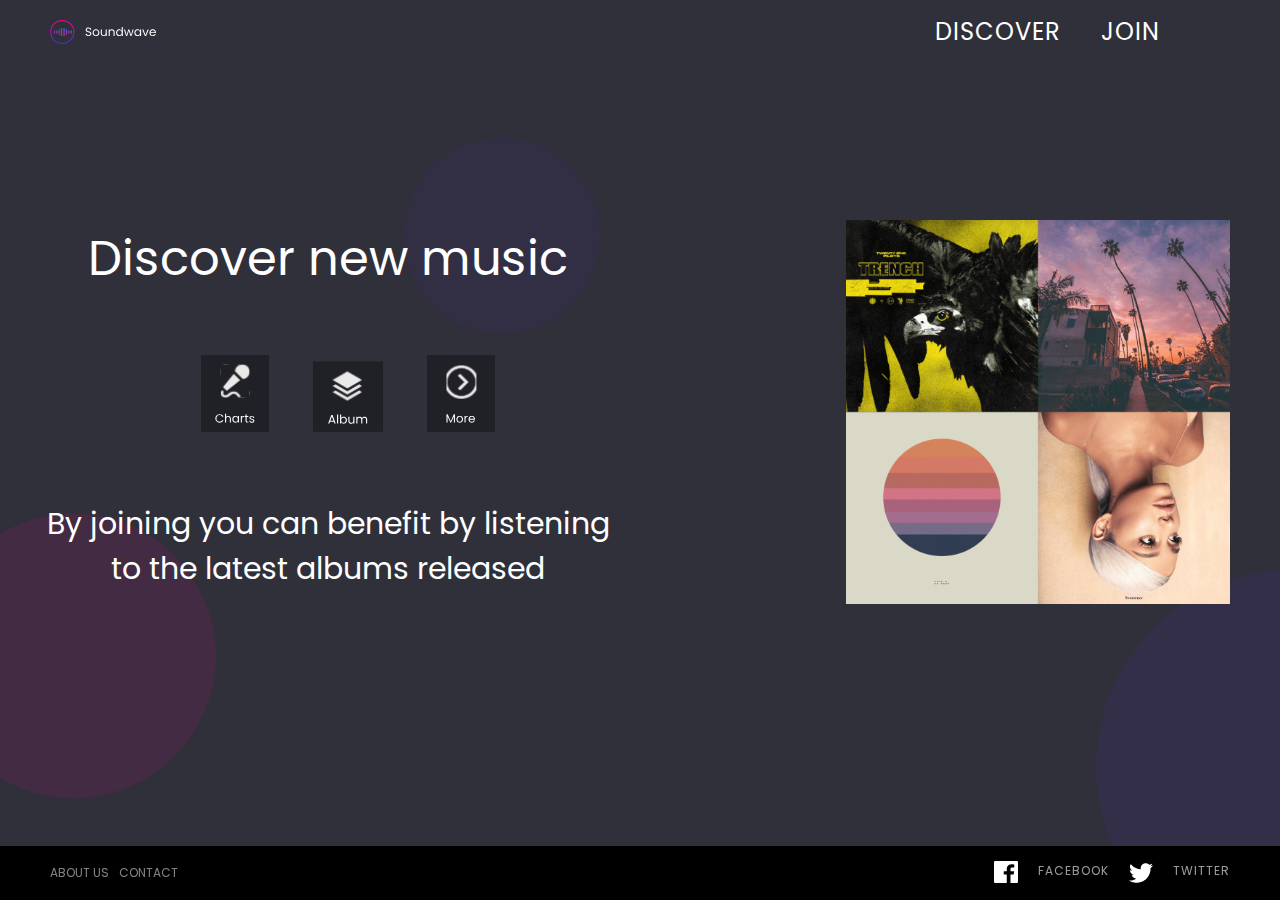
<file: about.html>
<!DOCTYPE html>
<html lang="en">

<head>
    <meta charset="UTF-8">
    <meta http-equiv="X-UA-Compatible" content="IE=edge">
    <meta name="viewport" content="width=device-width, initial-scale=1.0">
    <title>Spotify</title>
    <link href="style.css" rel="stylesheet" type="text/css" />
</head>

<body class="body-3">
    <div data-collapse="none" data-animation="default" data-duration="400" data-easing="ease" data-easing2="ease"
        role="banner" class="navigation w-nav">
        <div class="nav_wrap"><a href="/" class="logo_img w-nav-brand"><img src="logo.svg" width="108" alt=""
                    class="logo-image" /></a>
            <div class="menu">
                <nav role="navigation" class="nav_items w-nav-menu"><a href="about.html"
                        class="navigation-item w-nav-link">Discover</a><a href="join.html"
                        class="navigation-item w-nav-link">Join</a></nav>
            </div>
        </div>
    </div>

    <div class="section cc-store-home-wrap">
        <div class="intro_header disc-sec">
            <div class="intro_content cc-homepage discover">
                <div class="introtext disc-text">
                    <div class="heading-jumbo-copy heading-discover">Discover new music</div>
                    <div class="disc-img-cont">
                        <div class="disc-img-logo"><img src="Charts.svg" loading="lazy" width="68" alt="" /></div>
                        <div class="disc-img-logo"><img src="Album.svg" loading="lazy" width="70" alt="" /></div>
                        <div class="disc-img-logo"><img src="More.svg" loading="lazy" width="68" alt="" /></div>
                    </div>
                    <div class="paragraph-bigger cc-bigger-white-light black">By joining you can benefit by listening to
                        the latest albums released<br /></div>
                </div>
            </div>
            <div class="disc-img"><img src="image 1-min.png" loading="lazy"
                    sizes="(max-width: 479px) 100vw, (max-width: 767px) 94vw, (max-width: 991px) 69vw, 30vw" width="529"
                    alt="" class="image" /></div>
        </div>
    </div>
    <div class="footer foot wf-section">
        <div class="footer-container">
            <div class="foot-links"><a href="about.html" target="_blank" class="footlink w-inline-block">
                    <div class="paragraph-tiny-2">ABOUT US</div>
                </a><a href="join.html" target="_blank" class="footlink w-inline-block">
                    <div class="paragraph-tiny-2">Contact</div>
                </a></div>
            <div class="social-link">
                <div class="link-div">
                    <div class="social-icon"><img src="fb.svg" loading="lazy" alt="" /></div><a href="" target="_blank"
                        class="social-name">Facebook</a>
                </div>
                <div class="link-div">
                    <div class="social-icon"><img src="twitter.svg" loading="lazy" alt="" /></div><a href=""
                        target="_blank" class="social-name">Twitter</a>
                </div>
            </div>
        </div>
    </div>
</body>

</html>
</file>
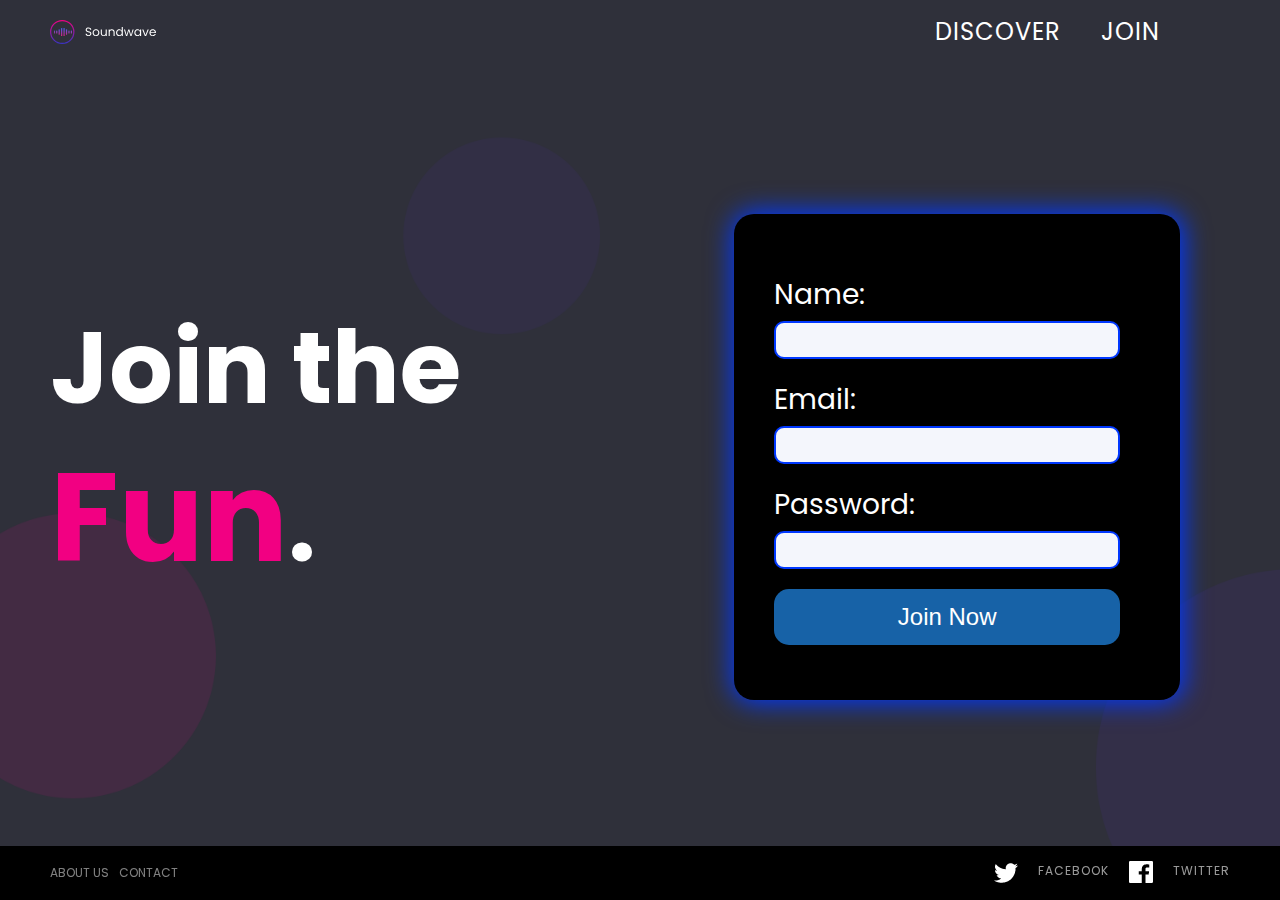
<file: join.html>
<!DOCTYPE html>
<html lang="en">
<head>
    <meta charset="UTF-8" />
    <meta http-equiv="X-UA-Compatible" content="IE=edge" />
    <meta name="viewport" content="width=device-width, initial-scale=1.0" />
    <title>Spotify</title>
    <link href="style.css" rel="stylesheet" type="text/css" />

</head>
<body class="body-3">
    <div data-collapse="none" data-animation="default" data-duration="400" data-easing="ease" data-easing2="ease"
        role="banner" class="navigation w-nav">
        <div class="nav_wrap">
            <a href="/" class="logo_img w-nav-brand"><img src="logo.svg" width="108" alt="" class="logo-image" /></a>
            <div class="menu">
                <nav role="navigation" class="nav_items w-nav-menu">
                    <a href="about.html" class="navigation-item w-nav-link">Discover</a>
                    <a href="join.html" class="navigation-item w-nav-link">Join</a>
                </nav>
            </div>
        </div>
    </div>
    <div class="join-header">
        <div class="join-heading">
            <h1 class="heading join-heading">Join the<span style="color: #F20082;display: inline-block;font-size: 125px;font-weight: 700;font-family: 'Poppins',sans-serif;"> Fun</span>.</h1>
        </div>
        <div class="join_form_wrapper">
            <div id="form_container" class="form_container">
                <div id="formblock" class="form_block w-form">
                    <form id="email-form" name="email-form" data-name="Email Form" method="get" class="form-cf1">
                        <label for="name" class="field_label">Name:</label><input type="text" class="text_field w-input"
                            maxlength="256" name="name" data-name="Name" placeholder="" id="name" required="true" />

                        <label for="Email-3" class="field_label">Email:</label>
                        <input type="email" class="text_field w-input" maxlength="256" name="email" data-name="Email"
                            placeholder="" id="email" required="true" />
                        <label for="Password" class="field_label">Password:</label>

                        <input type="password" class="text_field w-input" name="password" data-name="Name"
                            placeholder="" value="" id="pass1" required="true" />
                        <input type="submit" value="Join Now" id="register" onclick='validatepassword()'
                            data-wait="Please wait..." class="submitbtn w-button" />
                    </form>

                </div>
            </div>
        </div>
    </div>
    <div class="footer foot wf-section">
        <div class="footer-container">
            <div class="foot-links">
                <a href="about.html" target="_blank" class="footlink w-inline-block">
                    <div class="paragraph-tiny-2">ABOUT US</div>
                </a><a href="join.html" target="_blank" class="footlink w-inline-block">
                    <div class="paragraph-tiny-2">Contact</div>
                </a>
            </div>
            <div class="social-link">
                <div class="link-div">
                    <div class="social-icon">
                        <img src="twitter.svg" loading="lazy" alt="" />
                    </div>
                    <a href="/" target="_blank" class="social-name">Facebook</a>
                </div>
                <div class="link-div">
                    <div class="social-icon">
                        <img src="fb.svg"
                            loading="lazy" alt="" />
                    </div>
                    <a href="/" target="_blank" class="social-name">Twitter</a>
                </div>
            </div>
        </div>
    </div>

</body>
<script>
    function validatepassword() {
        var password = document.getElementById("pass1").value;
        var re = /^(?=.*\d)(?=.*[!@#$%^&*])(?=.*[a-z])(?=.*[A-Z]).{8,}$/;

        if (re.test(password) == false) {
            ;
            alert("Password must be a minimum of 8 characters including number, Upper, Lower And one special character");
        }
        else {
            alert("Form Submitted Successfully");


        }
    }


</script>

</html>
</file>
<file: style.css>
@import url("https://fonts.googleapis.com/css2?family=Poppins:wght@400;700&display=swap");
* {
  box-sizing: border-box;
}
html {
  height: 100%;
}
body {
  margin: 0;
  min-height: 100%;
  background-color: #fff;
  font-family: Arial, sans-serif;
  font-size: 14px;
  line-height: 20px;
  color: #333;
}
img {
  max-width: 100%;
  vertical-align: middle;
  display: inline-block;
}
html.w-mod-touch * {
  background-attachment: scroll !important;
}
.w-block {
  display: block;
}
.w-inline-block {
  max-width: 100%;
  display: inline-block;
}
.w-hidden {
  display: none;
}
.w-button {
  display: inline-block;
  padding: 9px 15px;
  background-color: #3898ec;
  color: white;
  border: 0;
  line-height: inherit;
  text-decoration: none;
  cursor: pointer;
  border-radius: 0;
}
input.w-button {
  -webkit-appearance: button;
}
html[data-w-dynpage] [data-w-cloak] {
  color: transparent !important;
}

.w-list-unstyled {
  padding-left: 0;
  list-style: none;
}

fieldset {
  padding: 0;
  margin: 0;
  border: 0;
}
button,
html input[type="button"],
input[type="reset"] {
  border: 0;
  cursor: pointer;
  -webkit-appearance: button;
}
.w-form {
  margin: 0 0 15px;
}
.w-form-done {
  display: block;
  padding: 20px;
  text-align: center;
  background-color: #dddddd;
}
.w-form-fail {
  display: none;
  margin-top: 10px;
  padding: 10px;
  background-color: #ffdede;
}
label {
  display: block;
  margin-bottom: 5px;
  font-weight: bold;
}
.w-input,
.w-select {
  display: block;
  width: 100%;
  height: 38px;
  padding: 8px 12px;
  margin-bottom: 10px;
  font-size: 14px;
  line-height: 1.42857143;
  color: #333333;
  vertical-align: middle;
  background-color: #ffffff;
  border: 1px solid #cccccc;
}
.w-input:-moz-placeholder,
.w-select:-moz-placeholder {
  color: #999;
}
.w-input::-moz-placeholder,
.w-select::-moz-placeholder {
  color: #999;
  opacity: 1;
}
.w-input:-ms-input-placeholder,
.w-select:-ms-input-placeholder {
  color: #999;
}
.w-input::-webkit-input-placeholder,
.w-select::-webkit-input-placeholder {
  color: #999;
}
.w-input:focus,
.w-select:focus {
  border-color: #3898ec;
  outline: 0;
}
.w-input[disabled],
.w-select[disabled],
.w-input[readonly],
.w-select[readonly],
fieldset[disabled] .w-input,
fieldset[disabled] .w-select {
  cursor: not-allowed;
  background-color: #eeeeee;
}
textarea.w-input,
textarea.w-select {
  height: auto;
}
.w-select {
  background-color: #f3f3f3;
}
.w-select[multiple] {
  height: auto;
}
.w-form-label {
  display: inline-block;
  cursor: pointer;
  font-weight: normal;
  margin-bottom: 0;
}
.w-nav {
  position: relative;
  background: #dddddd;
  z-index: 1000;
}
.w-nav:before,
.w-nav:after {
  content: " ";
  display: table;
  grid-column-start: 1;
  grid-row-start: 1;
  grid-column-end: 2;
  grid-row-end: 2;
}
.w-nav:after {
  clear: both;
}
.w-nav-brand {
  position: relative;
  float: left;
  text-decoration: none;
  color: #333333;
}
.w-nav-link {
  position: relative;
  display: inline-block;
  vertical-align: top;
  text-decoration: none;
  color: #222222;
  padding: 20px;
  text-align: left;
  margin-left: auto;
  margin-right: auto;
}
.w-nav-link.w--current {
  color: #0082f3;
}
.w-nav-menu {
  position: relative;
  float: right;
}
[data-nav-menu-open] {
  display: block !important;
  position: absolute;
  top: 100%;
  left: 0;
  right: 0;
  background: #c8c8c8;
  text-align: center;
  overflow: visible;
  min-width: 200px;
}
.w--nav-link-open {
  display: block;
  position: relative;
}
.w-nav-overlay {
  position: absolute;
  overflow: hidden;
  display: none;
  top: 100%;
  left: 0;
  right: 0;
  width: 100%;
}
.w-nav-overlay [data-nav-menu-open] {
  top: 0;
}
.w-nav[data-animation="over-left"] .w-nav-overlay {
  width: auto;
}
.w-nav[data-animation="over-left"] .w-nav-overlay,
.w-nav[data-animation="over-left"] [data-nav-menu-open] {
  right: auto;
  z-index: 1;
  top: 0;
}
.w-nav[data-animation="over-right"] .w-nav-overlay {
  width: auto;
}
.w-nav[data-animation="over-right"] .w-nav-overlay,
.w-nav[data-animation="over-right"] [data-nav-menu-open] {
  left: auto;
  z-index: 1;
  top: 0;
}
.w-nav-button {
  position: relative;
  float: right;
  padding: 18px;
  font-size: 24px;
  display: none;
  cursor: pointer;
  -webkit-tap-highlight-color: rgba(0, 0, 0, 0);
  tap-highlight-color: rgba(0, 0, 0, 0);
  -webkit-user-select: none;
  -moz-user-select: none;
  -ms-user-select: none;
  user-select: none;
}
.w-nav-button:focus {
  outline: 0;
}
.w-nav-button.w--open {
  background-color: #c8c8c8;
  color: white;
}
.w-nav[data-collapse="all"] .w-nav-menu {
  display: none;
}
.w-nav[data-collapse="all"] .w-nav-button {
  display: block;
}
.w--nav-dropdown-open {
  display: block;
}
.w--nav-dropdown-toggle-open {
  display: block;
}
.w--nav-dropdown-list-open {
  position: static;
}
@media screen and (max-width: 991px) {
  .w-nav[data-collapse="medium"] .w-nav-menu {
    display: none;
  }
  .w-nav[data-collapse="medium"] .w-nav-button {
    display: block;
  }
}
@media screen and (max-width: 767px) {
  .w-nav[data-collapse="small"] .w-nav-menu {
    display: none;
  }
  .w-nav[data-collapse="small"] .w-nav-button {
    display: block;
  }
  .w-nav-brand {
    padding-left: 10px;
  }
}
@media screen and (max-width: 479px) {
  .w-nav[data-collapse="tiny"] .w-nav-menu {
    display: none;
  }
  .w-nav[data-collapse="tiny"] .w-nav-button {
    display: block;
  }
}

body {
  background-image: url("bg.png");
  background-position: 50% 50%;
  background-size: cover;
  background-repeat: no-repeat;
  font-family: "Poppins", sans-serif;
  color: #1a1b1f;
  font-size: 16px;
  line-height: 28px;
  font-weight: 400;
}

p {
  margin-bottom: 10px;
}

a {
  display: block;

  transition: opacity 200ms ease;
  color: #1a1b1f;
  text-decoration: underline;
}

li {
  margin-bottom: 10px;
}

img {
  display: block;
}

.section {
  margin-right: 30px;
  margin-left: 30px;
}

.section.cc-store-home-wrap {
  overflow: visible;
  height: 70vh;
  margin-top: 0px;
  padding-bottom: 0px;
}

.section.cc-store-home-wrap.mainse {
  overflow: visible;
  height: auto;
  margin-top: 0px;
  padding-bottom: 0px;
}

.section.footer {
  margin-right: 0px;
  margin-bottom: 0px;
  margin-left: 0px;
  background-color: #000;
  font-family: "Poppins", sans-serif;
}

.paragraph-tiny {
  font-size: 12px;
  line-height: 20px;
}

.paragraph-bigger {
  margin-bottom: 10px;
  opacity: 1;
  font-size: 20px;
  line-height: 34px;
  font-weight: 400;
}

.paragraph-bigger.cc-bigger-white-light {
  font-family: "Poppins", sans-serif;
  color: #fff;
  font-size: 36px;
  line-height: 54px;
}

.paragraph-bigger.cc-bigger-white-light.black {
  font-family: "Poppins", sans-serif;
  color: #fff;
  font-size: 30px;
  line-height: 45px;
  font-weight: 400;
}

.button {
  padding: 12px 25px;
  border-radius: 0px;
  background-color: #1a1b1f;
  transition: background-color 400ms ease, opacity 400ms ease, color 400ms ease;
  color: #fff;
  font-size: 12px;
  line-height: 20px;
  letter-spacing: 2px;
  text-decoration: none;
  text-transform: uppercase;
}

.button:hover {
  background-color: #32343a;
  color: #fff;
}

.button:active {
  background-color: #43464d;
}

.button.cc-jumbo-button {
  padding: 16px 35px;
  font-size: 14px;
  line-height: 26px;
}

.button.cc-jumbo-button.cc-jumbo-white {
  max-width: 223px;
  border-radius: 10px;
  background-color: #1762a7;
  color: #000;
}

.button.cc-jumbo-button.cc-jumbo-white:hover {
  background-color: #1762a7;
}

.button.cc-jumbo-button.cc-jumbo-white:active {
  background-color: #e1e1e1;
}

.button.cc-contact-us {
  position: relative;
  z-index: 5;
}

.button.cc-white-button {
  padding: 16px 35px;
  background-color: #fff;
  color: #202020;
  font-size: 14px;
  line-height: 26px;
}

.button.cc-white-button:hover {
  background-color: hsla(0, 0%, 100%, 0.8);
}

.button.cc-white-button:active {
  background-color: hsla(0, 0%, 100%, 0.9);
}

.label {
  margin-bottom: 10px;
  font-size: 12px;
  line-height: 20px;
  font-weight: 500;
  letter-spacing: 1px;
  text-transform: uppercase;
}

.heading-jumbo {
  margin-top: 10px;
  margin-bottom: 10px;
  font-family: "Poppins", sans-serif;
  font-size: 72px;
  line-height: 108px;
  text-transform: none;
}

.heading-jumbo-small {
  margin-top: 10px;
  margin-bottom: 15px;
  font-size: 36px;
  line-height: 50px;
  font-weight: 400;
  text-transform: none;
}

.logo_img {
  z-index: 1;
}

.menu {
  position: absolute;
  left: 0%;
  top: 0%;
  right: 0%;
  bottom: 0%;
  z-index: 0;

  display: flex;

  justify-content: flex-end;

  align-items: center;
}

.nav_wrap {
  position: relative;

  display: flex;

  justify-content: space-between;

  align-items: center;
  flex: 1;
}

.navigation {
  display: flex;
  padding: 20px 100px 20px 50px;

  justify-content: space-around;

  align-items: center;
  background-color: transparent;
  color: #fff;
  font-size: 24px;
  line-height: 36px;
}

.navigation:hover {
  color: #fff;
}

.navigation-item {
  padding-top: 9px;
  padding-bottom: 9px;
  opacity: 1;
  color: #fff;
  font-size: 24px;
  line-height: 36px;
  font-weight: 400;
  letter-spacing: 1px;
  text-transform: uppercase;
}

.navigation-item.w--current {
  opacity: 1;
  color: #fff;
  font-weight: 600;
}

.logo-image {
  display: block;
}

.nav_items {
  display: flex;

  justify-content: space-around;

  align-items: flex-end;

  flex: 0 0 auto;
}

.footer-wrap {
  display: flex;
  margin-top: 10px;
  padding-top: 70px;
  padding-bottom: 70px;

  justify-content: center;

  align-items: center;
}

.intro_header {
  display: flex;
  margin-bottom: 0px;
  padding-top: 40px;
  padding-bottom: 0px;

  justify-content: space-around;

  align-items: center;
  color: #fff;
}

.intro_header.disc-sec {
  margin-top: 0px;
  margin-bottom: 10px;
  padding-top: 0px;
  height: 80vh;
  justify-content: space-between;

  align-items: center;
}

.intro_header.main {
  height: 100vh;
  margin-right: 140px;

  align-items: center;
}

.intro_content {
  width: 70%;
  max-width: 1140px;
  margin-bottom: 20px;
  text-align: center;
}

.intro_content.cc-homepage {
  margin-top: 0px;
  margin-right: 0px;
  margin-bottom: 0px;
}

.intro_content.cc-homepage.discover {
  width: 100%;
  margin-right: 220px;
}

.status-message {
  padding: 9px 30px;
  background-color: #202020;
  color: #fff;
  font-size: 14px;
  line-height: 26px;
  text-align: center;
}

.status-message.cc-error-message {
  background-color: #db4b68;
}

.text-field {
  margin-bottom: 18px;
  padding: 21px 20px;
  border: 1px solid #e4e4e4;
  border-radius: 0px;
  transition: border-color 400ms ease;
  font-size: 14px;
  line-height: 26px;
}

.text-field:hover {
  border-color: #e3e6eb;
}

.text-field:active {
  border-color: #43464d;
}

.text-field:focus {
  border-color: #43464d;
}

.text-field::placeholder {
  color: rgba(50, 52, 58, 0.4);
}

.introtext {
  margin-right: auto;
  margin-bottom: 35px;
  margin-left: auto;
}

.introtext.disc-text {
  margin-right: 0px;
  margin-left: 0px;
}

.joinbtn-text {
  color: #fff;
}

.joinbtn-text:hover {
  background-color: #1762a7;
}

.body {
  overflow: hidden;
  height: auto;
  background-color: transparent;
  background-image: url("bg.png");
  background-position: 50% 50%;
  background-size: cover;
  background-repeat: no-repeat;
  background-attachment: scroll;
}

.mainimg-cont {
  overflow: hidden;
  margin-top: 0px;
  margin-bottom: 0px;
}

.image {
  overflow: hidden;
  margin-right: 0px;
  padding-top: 0px;
  padding-bottom: 0px;
}

.disc-img-logo {
  display: inline-block;
  margin-left: 40px;
}

.disc-img-cont {
  display: block;
  margin-bottom: 60px;
}

.disc-img {
  overflow: hidden;
  min-width: 30vw;
  margin-top: -25px;
  margin-right: 20px;
}

.body-2 {
  overflow: hidden;
  margin-bottom: 0px;
  background-image: url("bg.png");
  background-position: 50% 50%;
  background-size: 1920px;
  background-repeat: no-repeat;
}

.div-block-3 {
  display: flex;

  justify-content: space-around;
}

.div-block-4 {
  display: flex;

  justify-content: space-between;
}

.text-block-2 {
  margin-right: 20px;
  color: #fff;
}

.div-block-5 {
  display: flex;

  justify-content: space-around;
}

.text-block-3 {
  margin-right: 20px;
  color: #fff;
}

.text-block-4 {
  color: #fff;
}

.text-block-5 {
  color: #fff;
}

.footer-container {
  display: flex;
  overflow: hidden;
  margin-top: 0px;
  margin-bottom: 0px;
  padding: 15px 50px;

  justify-content: space-between;

  flex-wrap: nowrap;

  align-items: stretch;
  background-color: #000;
}

.footlink {
  display: flex;

  align-items: center;
  opacity: 0.5;
  transition: opacity 400ms ease;
  color: #fff;
  text-decoration: none;
  text-transform: uppercase;
}

.footlink:hover {
  opacity: 1;
}

.footlink:active {
  opacity: 0.8;
}

.paragraph-tiny-2 {
  padding-right: 10px;
  color: #fff;
  font-size: 12px;
  line-height: 20px;
}

.social-link {
  display: flex;
  margin-right: -20px;

  align-items: stretch;
}

.social-name {
  margin-right: 20px;
  margin-left: 20px;
  opacity: 0.6;
  color: #fff;
  font-size: 12px;
  line-height: 20px;
  letter-spacing: 1px;
  text-decoration: none;
  text-transform: uppercase;
}

.social-name:hover {
  opacity: 0.9;
  color: #fff;
}

.social-name:active {
  opacity: 0.8;
}

.foot-links {
  display: flex;
}

.footer {
  position: fixed;
  left: 0%;
  top: auto;
  right: 0%;
  bottom: 0%;
  margin-top: 0vh;
}

.footer.foot {
  position: absolute;
}

.error_msg {
  margin-top: 20px;
  margin-right: auto;
  margin-left: auto;
}

.field_label {
  margin-top: 20px;
  color: #fff;
  font-size: 28px;
  line-height: 42px;
  font-weight: 400;
}

.submitbtn {
  display: block;
  width: 27vw;
  margin-top: 20px;
  margin-right: auto;
  margin-left: auto;
  padding: 10px 0px;
  border-radius: 15px;
  background-color: #1762a7;
  font-size: 24px;
  line-height: 36px;
  font-weight: 400;
  text-align: center;
}

.submitbtn:hover {
  background-color: #1762a7;
}

.success_msg {
  margin-top: 40px;
  margin-bottom: 40px;
  padding-left: 20px;
  background-color: rgba(91, 90, 198, 0.07);
  color: #5b5ac6;
  font-size: 16px;
  font-weight: 700;
  text-align: center;
}

.text_field {
  border: 2px solid #0038ff;
  border-radius: 10px;
  background-color: #f4f6fc;
  font-size: 16px;
  text-align: left;
}

.text_field.big {
  height: 100px;
}

.join_form_wrapper {
  display: inline-block;
  width: 35vw;
  margin: 20px 100px 0px;
  padding-top: 40px;
  padding-bottom: 40px;

  align-items: center;
  border-radius: 20px;
  background-color: #000;
  box-shadow: 1px 0 26px 3px #0038ff;
  color: #000;
}

.form-cf1 {
  margin-top: 20px;
}

.join-header {
  display: flex;
  height: 85vh;

  justify-content: space-around;

  align-items: center;
}

.heading {
  display: inline-block;
  color: #fff;
  font-size: 100px;
  line-height: 150px;
  font-weight: 700;
}

.heading.join-heading {
  display: inline-block;
  margin-top: 0px;
  margin-bottom: 0px;
  margin-left: 50px;
}

.join-heading {
  display: inline-block;

  justify-content: flex-start;

  align-items: flex-end;
}

.form_container {
  padding-right: 60px;
  padding-left: 40px;
}

.link-div {
  display: flex;
}

.heading-jumbo-copy {
  margin-top: 10px;
  margin-bottom: 10px;
  font-family: "Poppins", sans-serif;
  font-size: 72px;
  line-height: 108px;
  text-transform: none;
}

.heading-jumbo-copy.heading-discover {
  margin-top: 0px;
  margin-bottom: 60px;
  font-family: "Poppins", sans-serif;
  color: #fff;
  font-size: 48px;
  line-height: 72px;
  font-weight: 400;
}

@media screen and (max-width: 991px) {
  .section.cc-store-home-wrap {
    height: auto;
    margin-right: 10px;
    margin-left: 10px;
  }

  .section.cc-store-home-wrap.mainse {
    overflow: visible;
    margin-right: 20px;
    margin-left: 20px;
  }

  .paragraph-bigger.cc-bigger-white-light {
    font-size: 31px;
    line-height: 42px;
  }

  .paragraph-bigger.cc-bigger-white-light.black {
    margin-bottom: 0px;
    font-size: 26px;
    line-height: 44px;
  }

  .button {
    justify-content: center;
  }

  .button.cc-contact-us {
    display: none;
  }

  .heading-jumbo {
    font-size: 45px;
    line-height: 63px;
  }

  .logo_img.w--current {
    flex: 1;
  }

  .menu-icon {
    display: block;
  }

  .menu {
    position: static;
    margin-left: 30px;
  }

  .nav_wrap {
    background-color: transparent;
  }

  .navigation {
    padding: 25px 30px;
  }

  .navigation-item {
    padding: 15px 30px;
    background-color: transparent;
    transition: background-color 400ms ease, opacity 400ms ease,
      color 400ms ease;
    text-align: center;
  }

  .navigation-item:hover {
    background-color: transparent;
    color: #fff;
  }

  .navigation-item:active {
    background-color: #eef0f3;
  }

  .menu-button {
    padding: 0px;
  }

  .menu-button.w--open {
    background-color: transparent;
  }

  .nav_items {
    background-color: transparent;
    color: transparent;
  }

  .intro_header.disc-sec {
    height: 100vh;
    margin-top: 0px;
    margin-bottom: 0px;
    padding-top: 0px;
    justify-content: flex-start;
    align-items: center;
  }

  .intro_header.main {
    height: 100vh;
    margin-right: 0px;
    padding-top: 60px;
    align-items: center;
  }

  .intro_content.cc-homepage.discover {
    margin-bottom: 0px;
  }

  .blog-detail-header-wrap {
    width: 70%;
  }

  .detail-header-image {
    height: 460px;
  }

  .introtext {
    width: auto;
  }

  .introtext.disc-text {
    width: 50vw;
    margin-bottom: 0px;
  }

  .body {
    display: block;
    height: 100vh;
    background-position: 50% 50%;
    background-size: cover;
  }

  .mainimg-cont {
    overflow: visible;
  }

  .image {
    overflow: visible;
  }

  .disc-img-cont {
    display: block;
    margin-bottom: 20px;
  }

  .disc-img {
    min-width: 30vh;
    margin-right: 15px;
    margin-left: -270px;
  }

  .body-2 {
    overflow: hidden;
    background-size: 1920px;
  }

  .footer-container {
    margin-top: -30px;
  }

  .social-link {
    align-items: center;
  }

  .footer.foot {
    position: relative;
    left: 0%;
    top: auto;
    right: 0%;
    bottom: 0%;
    margin-top: 0vh;
  }

  .field_label {
    margin-top: 10px;
  }

  .submitbtn {
    width: 50vw;
    padding-bottom: 5px;
  }

  .join_form_wrapper {
    width: 75%;
    margin: 10px auto 100px;
    padding-top: 20px;
    padding-bottom: 20px;
  }

  .form-cf1 {
    margin-top: 0px;
  }

  .join-header {
    flex-direction: column;
  }

  .heading.join-heading {
    margin-top: 20px;
    margin-bottom: 20px;
    margin-left: 0px;
    text-align: left;
  }

  .form_container {
    font-size: 14px;
  }

  .body-3 {
    background-size: 1920px;
  }

  .link-div {
    display: flex;
    justify-content: flex-start;
    align-items: center;
  }

  .heading-jumbo-copy {
    font-size: 45px;
    line-height: 63px;
  }

  .heading-jumbo-copy.heading-discover {
    margin-bottom: 40px;
    font-size: 38px;
    line-height: 62px;
  }
}

@media screen and (max-width: 767px) {
  .section {
    margin-right: 15px;
    margin-left: 15px;
  }

  .section.cc-store-home-wrap {
    margin-right: 15px;
    margin-left: 15px;
  }

  .section.cc-store-home-wrap.mainse {
    height: auto;
  }

  .paragraph-bigger {
    font-size: 16px;
    line-height: 28px;
  }

  .rich-text {
    width: 90%;
    max-width: 470px;
    text-align: left;
  }

  .heading-jumbo {
    font-size: 50px;
    line-height: 64px;
  }

  .heading-jumbo-small {
    font-size: 30px;
    line-height: 52px;
  }

  .logo_img {
    padding-left: 0px;
  }

  .navigation {
    padding: 20px 30px;
  }

  .intro_header.disc-sec {
    flex-direction: column-reverse;

    justify-content: flex-end;

    align-items: flex-end;
  }

  .intro_content {
    width: 100%;
  }

  .intro_content.cc-homepage.discover {
    margin-right: 0px;
    margin-left: 0px;
  }

  .blog-detail-header-wrap {
    width: 90%;
    max-width: 470px;
    text-align: left;
  }

  .utility-page-wrap {
    padding: 15px;
  }

  ._404-wrap {
    padding: 30px;
  }

  .introtext.disc-text {
    width: 90vw;
    margin-top: 30px;
  }

  .image {
    overflow: visible;
  }

  .disc-img-cont {
    margin-bottom: 10px;
  }

  .disc-img {
    overflow: visible;
    min-height: auto;
    min-width: 20vh;
    margin: 20px 0px 0px;
  }

  .footer-container {
    flex-direction: row;
    text-align: center;
  }

  .footlink {
    margin-bottom: 15px;
  }

  .paragraph-tiny-2 {
    padding-right: 0px;
  }

  .social-link {
    flex-direction: column;
    justify-content: space-around;
    align-items: flex-start;
  }

  .social-name {
    margin-top: 10px;
    margin-bottom: 10px;
    margin-left: 0px;
  }

  .foot-links {
    flex-direction: column;
    justify-content: space-around;
    align-items: flex-start;
  }

  .footer.foot {
    position: relative;
  }

  .join_form_wrapper {
    margin-right: auto;
    margin-left: auto;
  }

  .heading.join-heading {
    font-size: 72px;
    line-height: 79px;
    text-align: center;
  }

  .div-block-9 {
    display: flex;
    padding-right: 10px;
  }

  .link-div {
    justify-content: space-between;
  }

  .social-icon {
    padding-right: 10px;
  }

  .heading-jumbo-copy {
    font-size: 50px;
    line-height: 64px;
  }

  .heading-jumbo-copy.heading-discover {
    margin-bottom: 10px;
    font-size: 36px;
  }
}

@media screen and (max-width: 479px) {
  h1 {
    font-size: 36px;
    line-height: 52px;
  }

  .section.cc-store-home-wrap.mainse {
    margin-right: 10px;
    margin-left: 10px;
  }

  .paragraph-bigger.cc-bigger-white-light {
    font-size: 17px;
    line-height: 24px;
  }

  .paragraph-bigger.cc-bigger-white-light.black {
    margin-bottom: 0px;
    font-size: 22px;
    line-height: 32px;
  }

  .button.cc-jumbo-button.cc-jumbo-white {
    font-size: 15px;
    line-height: 5px;
  }

  .rich-text {
    width: 100%;
    max-width: none;
  }

  .heading-jumbo {
    font-size: 26px;
    line-height: 48px;
    text-align: center;
  }

  .menu {
    margin-left: 15px;
  }

  .navigation {
    padding-right: 10px;
    padding-left: 20px;
  }

  .navigation-item {
    padding-right: 10px;
    padding-left: 10px;
    font-size: 15px;
    line-height: 25px;
  }

  .menu-button {
    flex: 0 0 auto;
  }

  .menu-button.w--open {
    flex: 0 0 auto;
  }

  .intro_header.disc-sec {
    height: 80vh;
    margin-bottom: 0px;
    padding-bottom: 0px;
  }

  .intro_header.main {
    height: auto;
    margin-top: 0px;
    padding-top: 40px;

    flex-direction: column;

    align-items: stretch;
  }

  .intro_content.cc-homepage {
    margin-right: auto;
    margin-left: auto;
  }

  .blog-detail-header-wrap {
    width: 100%;
    max-width: none;
  }

  .introtext {
    margin-left: 0px;
  }

  .body {
    height: auto;
  }

  .mainimg-cont {
    margin-right: 10px;
    margin-left: 10px;
  }

  .image {
    display: block;
    height: 29vh;
  }

  .disc-img-logo {
    margin-left: 20px;
  }

  .footer-container {
    overflow: hidden;

    flex-direction: row;
  }

  .foot-links {
    flex-direction: column;
  }

  .footer.foot {
    margin-top: 0vh;
  }

  .field_label {
    font-size: 22px;
    line-height: 30px;
  }

  .join_form_wrapper {
    width: 80%;
    margin: 20px 0px 70px;
    border-radius: 20px;
  }

  .heading.join-heading {
    margin-right: 5px;
    margin-left: 5px;
    font-size: 50px;
    line-height: 59px;
  }

  .form_container {
    padding-right: 10px;
    padding-left: 10px;
  }

  .form_block {
    overflow: visible;
  }

  .heading-jumbo-copy {
    font-size: 26px;
    line-height: 48px;
    text-align: center;
  }
}
</file>
